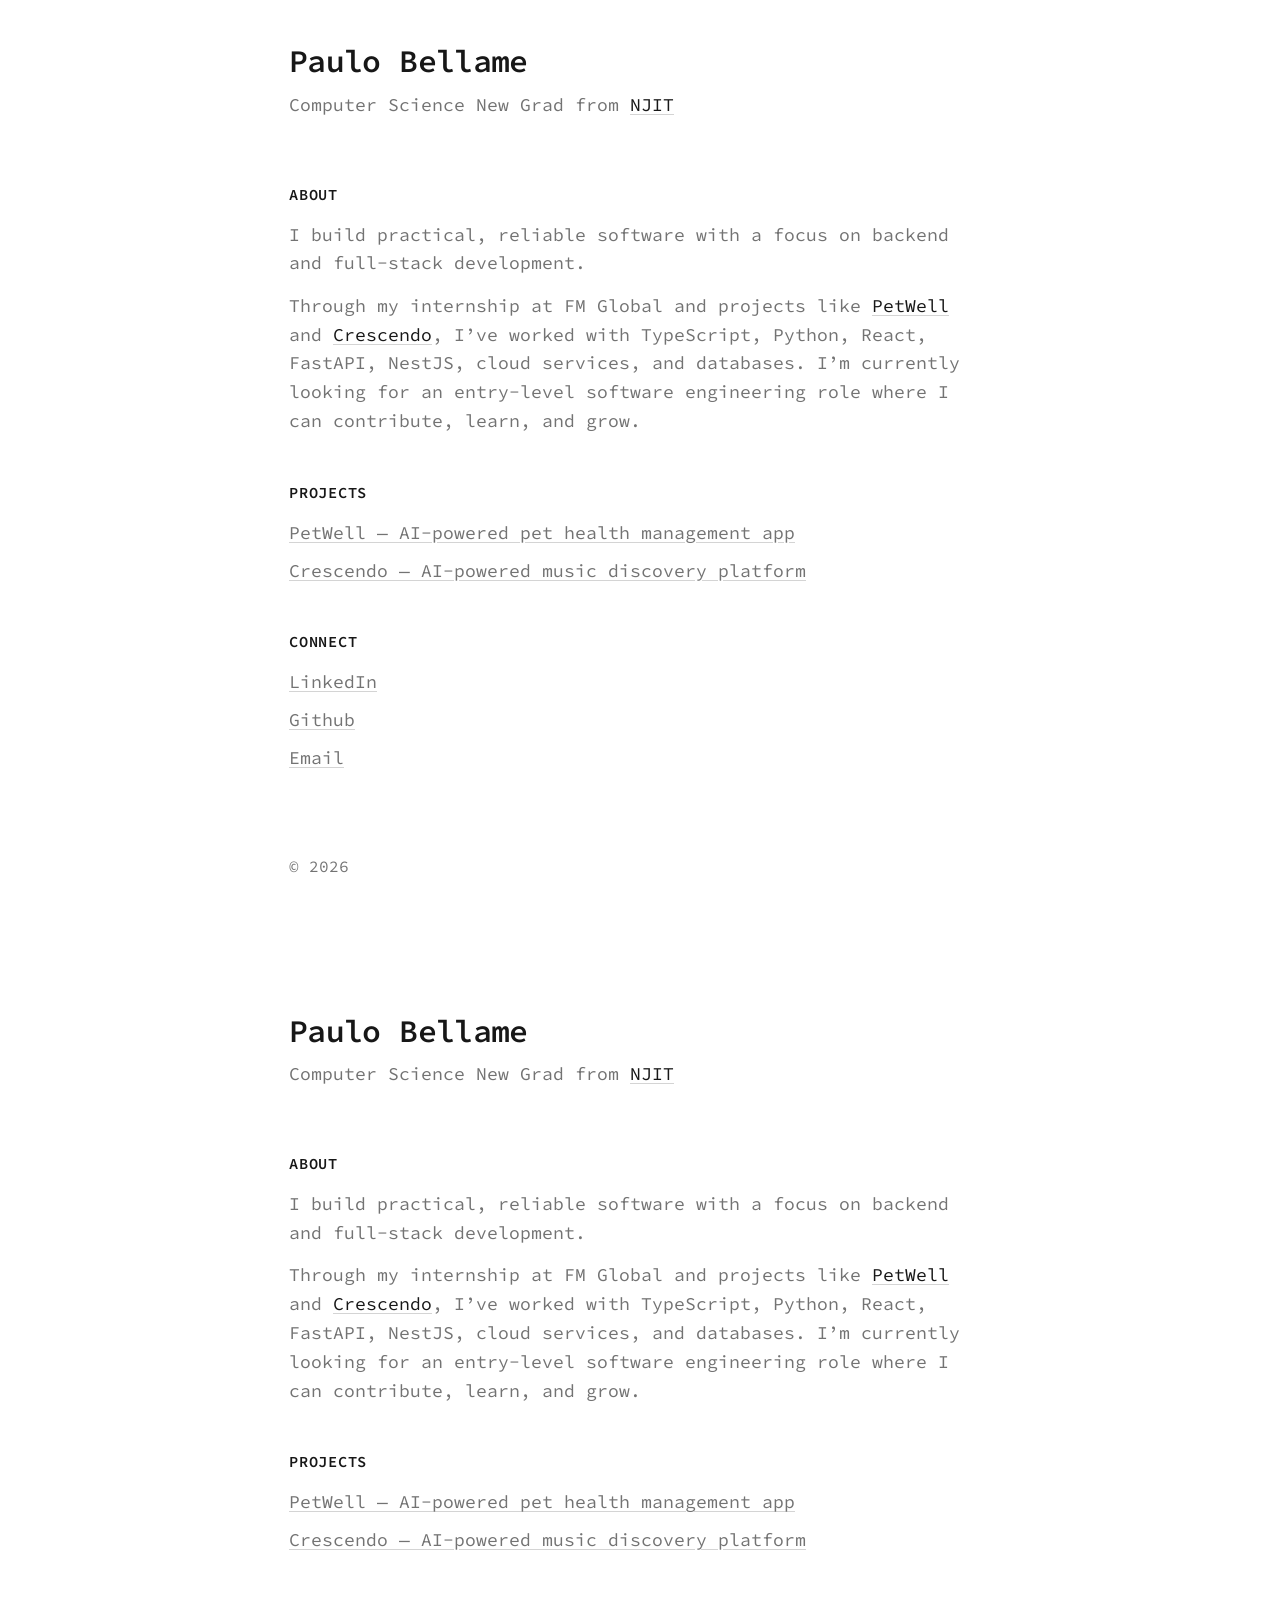
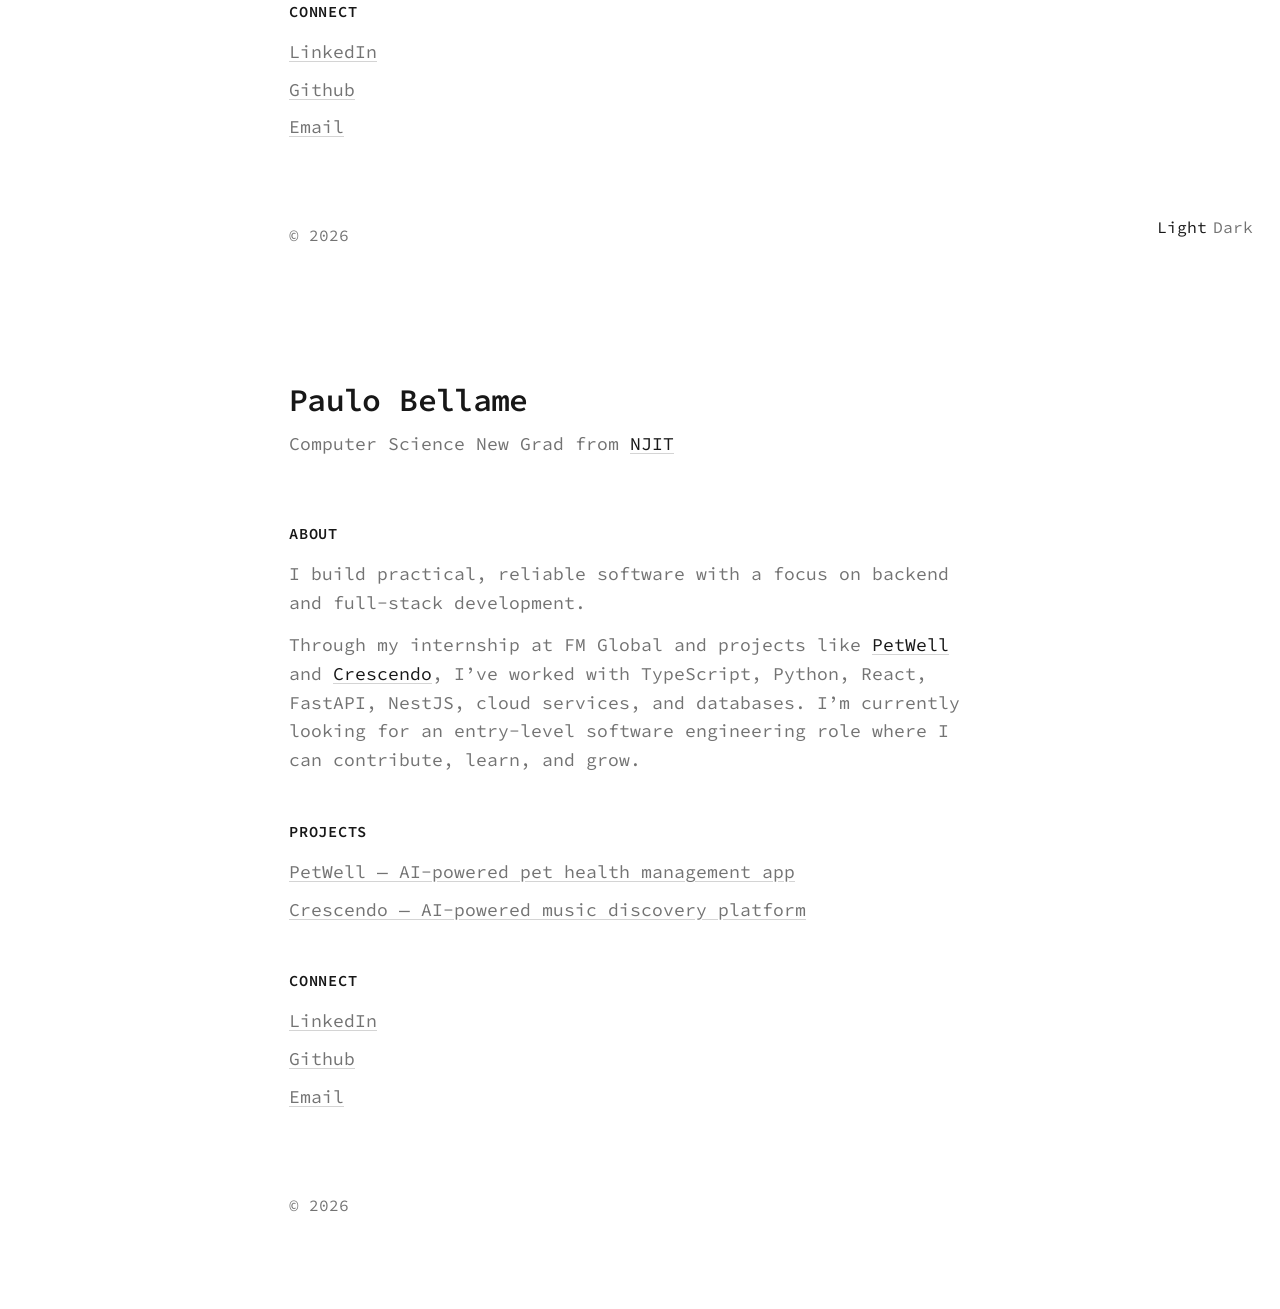
<file: index.html>
<!DOCTYPE html>
<html lang="en">
<head>
  <meta charset="UTF-8" />
  <meta name="viewport" content="width=device-width, initial-scale=1.0" />
  <title>Paulo Bellame — SWE</title>
  <link rel="stylesheet" href="styles.css" />
  <link rel="preconnect" href="https://fonts.googleapis.com">
  <link rel="preconnect" href="https://fonts.gstatic.com" crossorigin>
  <link href="https://fonts.googleapis.com/css2?family=Source+Code+Pro:ital,wght@0,200..900;1,200..900&display=swap" rel="stylesheet">
</head>
<body>
  <div class="scroll-loop">
  <div class="page">
    <main>
      <section class="hero animate-first">
        <h1 class="name"><a href="/">Paulo Bellame</a></h1>
        <p class="role">Computer Science New Grad from <a href="#">NJIT</a></p>
      </section>

      <section class="about animate-second">
        <h2>About</h2>
        <p>
          I build practical, reliable software with a focus on backend and full-stack development.
        </p>
        <p>
          Through my internship at FM Global and projects like <a href="petwell.html">PetWell</a> and <a href="crescendo.html">Crescendo</a>, I&rsquo;ve worked with TypeScript, Python, React, FastAPI, NestJS, cloud services, and databases. I&rsquo;m currently looking for an entry-level software engineering role where I can contribute, learn, and grow.
        </p>
      </section>

      <section class="case-studies animate-third">
        <h2>Projects</h2>
        <ul>
          <li><a href="petwell.html">PetWell — AI-powered pet health management app</a></li>
          <li><a href="crescendo.html">Crescendo — AI-powered music discovery platform</a></li>
        </ul>
      </section>

      <section class="connect animate-fourth">
        <h2>Connect</h2>
        <ul>
          <li><a href="https://www.linkedin.com/in/paulocesar07/">LinkedIn</a></li>
          <li><a href="https://github.com/paulolocesar">Github</a></li>
          <li><a href="mailto:paulocbellame@gmail.com">Email</a></li>
        </ul>
      </section>
    </main>

    <footer class="footer animate-fifth">
      <p>© <span class="year">2026</span></p>
    </footer>
  </div>
  </div>

  <button type="button" class="theme-toggle" aria-label="Toggle light/dark mode">
    <span class="theme-option" data-option="light">Light</span>
    <span class="theme-option" data-option="dark">Dark</span>
  </button>

  <script src="script.js"></script>
</body>
</html>
</file>
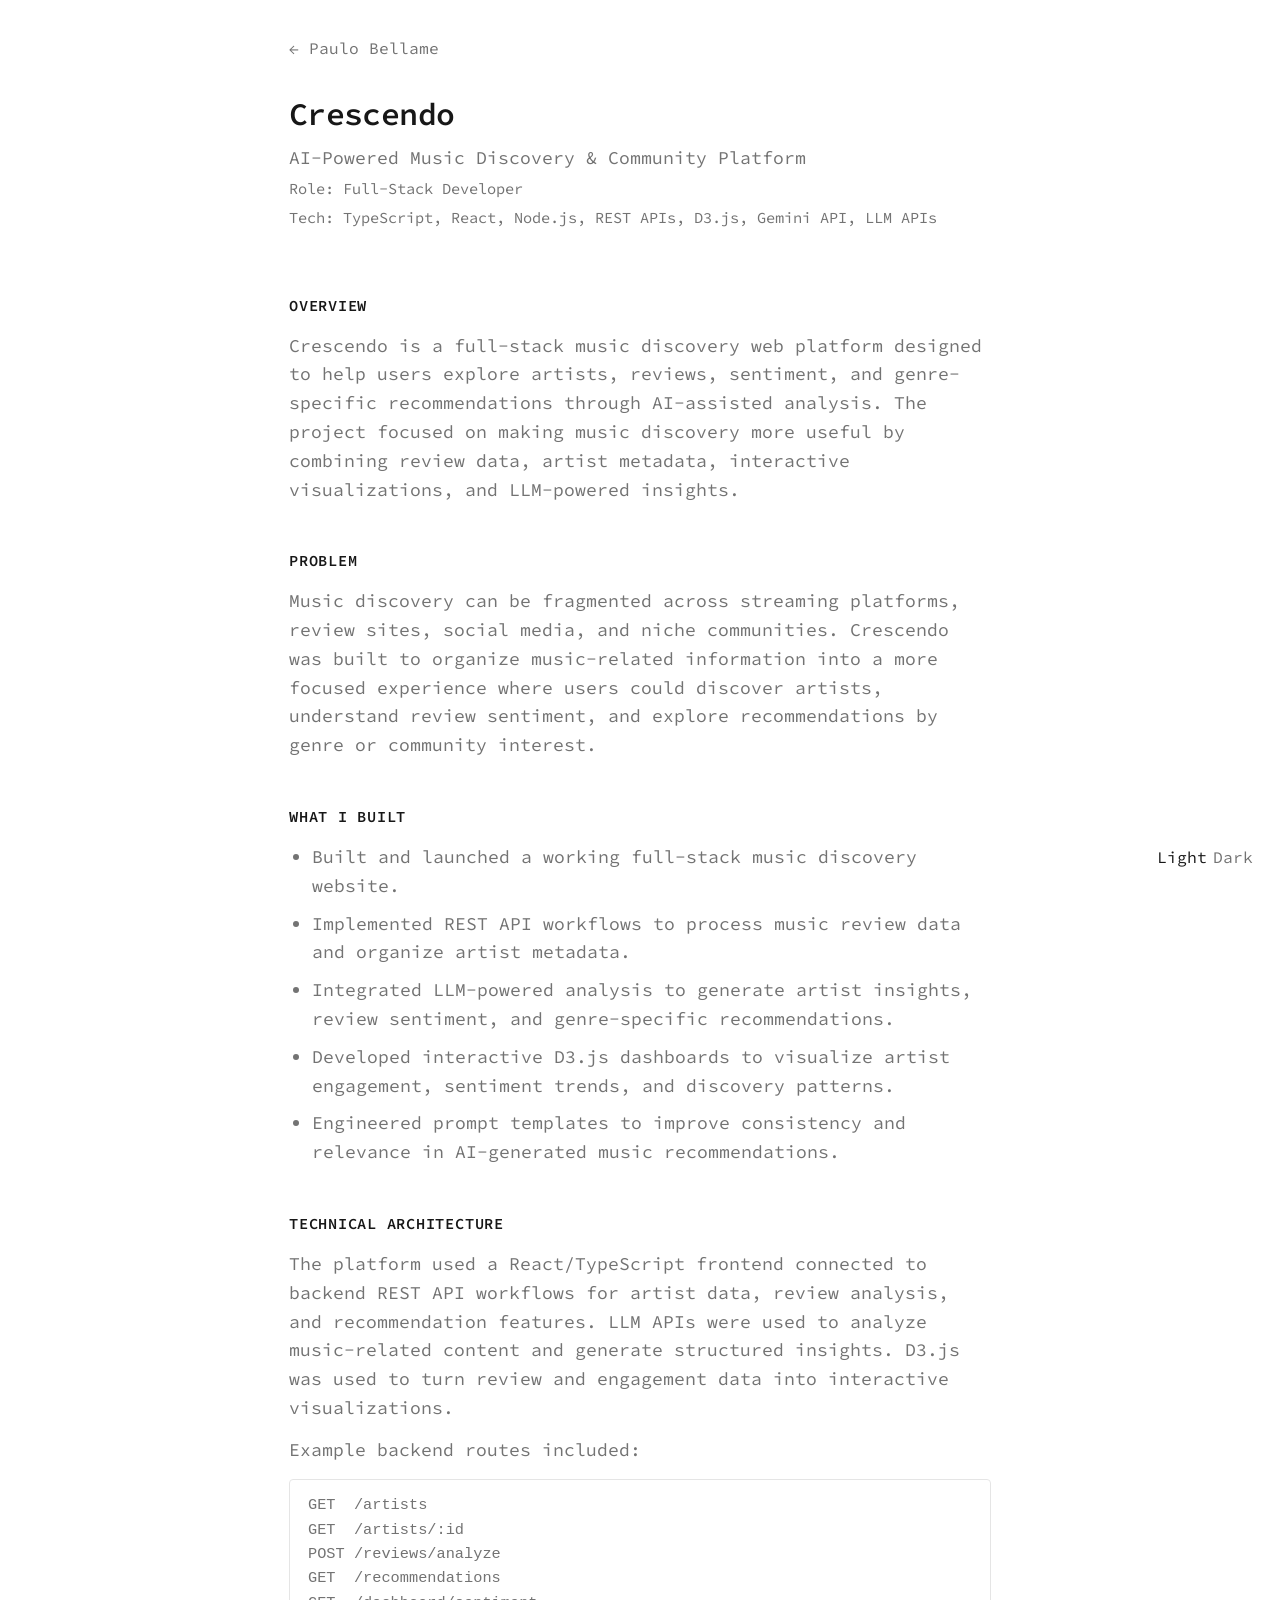
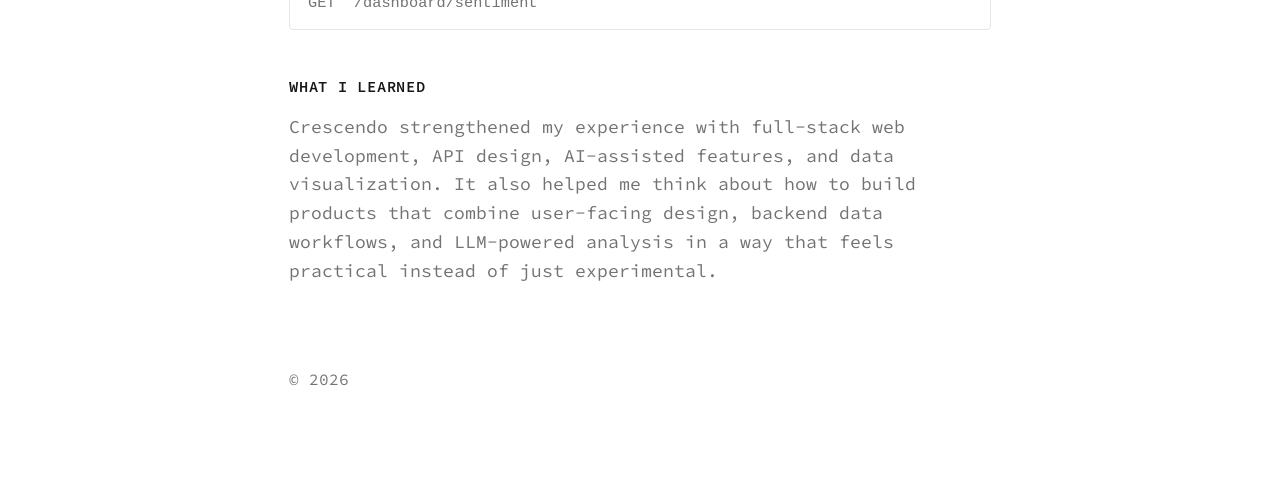
<file: crescendo.html>
<!DOCTYPE html>
<html lang="en">
<head>
  <meta charset="UTF-8" />
  <meta name="viewport" content="width=device-width, initial-scale=1.0" />
  <title>Crescendo — Paulo Bellame</title>
  <link rel="stylesheet" href="styles.css" />
  <link rel="preconnect" href="https://fonts.googleapis.com">
  <link rel="preconnect" href="https://fonts.gstatic.com" crossorigin>
  <link href="https://fonts.googleapis.com/css2?family=Source+Code+Pro:ital,wght@0,200..900;1,200..900&display=swap" rel="stylesheet">
</head>
<body>
  <div class="page case-page">
    <main>
      <section class="hero animate-first">
        <p class="back-link"><a href="index.html">&larr; Paulo Bellame</a></p>
        <h1 class="name">Crescendo</h1>
        <p class="role">AI-Powered Music Discovery &amp; Community Platform</p>
        <p class="meta">Role: Full-Stack Developer</p>
        <p class="meta">Tech: TypeScript, React, Node.js, REST APIs, D3.js, Gemini API, LLM APIs</p>
      </section>

      <section class="animate-second">
        <h2>Overview</h2>
        <p>
          Crescendo is a full-stack music discovery web platform designed to help users explore artists,
          reviews, sentiment, and genre-specific recommendations through AI-assisted analysis. The
          project focused on making music discovery more useful by combining review data, artist
          metadata, interactive visualizations, and LLM-powered insights.
        </p>
      </section>

      <section class="animate-second">
        <h2>Problem</h2>
        <p>
          Music discovery can be fragmented across streaming platforms, review sites, social media, and
          niche communities. Crescendo was built to organize music-related information into a more
          focused experience where users could discover artists, understand review sentiment, and
          explore recommendations by genre or community interest.
        </p>
      </section>

      <section class="animate-third">
        <h2>What I Built</h2>
        <ul class="bullets">
          <li>Built and launched a working full-stack music discovery website.</li>
          <li>Implemented REST API workflows to process music review data and organize artist metadata.</li>
          <li>Integrated LLM-powered analysis to generate artist insights, review sentiment, and genre-specific recommendations.</li>
          <li>Developed interactive D3.js dashboards to visualize artist engagement, sentiment trends, and discovery patterns.</li>
          <li>Engineered prompt templates to improve consistency and relevance in AI-generated music recommendations.</li>
        </ul>
      </section>

      <section class="animate-fourth">
        <h2>Technical Architecture</h2>
        <p>
          The platform used a React/TypeScript frontend connected to backend REST API workflows for
          artist data, review analysis, and recommendation features. LLM APIs were used to analyze
          music-related content and generate structured insights. D3.js was used to turn review and
          engagement data into interactive visualizations.
        </p>
        <p>Example backend routes included:</p>
        <pre class="routes"><code>GET  /artists
GET  /artists/:id
POST /reviews/analyze
GET  /recommendations
GET  /dashboard/sentiment</code></pre>
      </section>

      <section class="animate-fifth">
        <h2>What I Learned</h2>
        <p>
          Crescendo strengthened my experience with full-stack web development, API design, AI-assisted
          features, and data visualization. It also helped me think about how to build products that
          combine user-facing design, backend data workflows, and LLM-powered analysis in a way that
          feels practical instead of just experimental.
        </p>
      </section>
    </main>

    <footer class="footer animate-fifth">
      <p>© <span class="year">2026</span></p>
    </footer>
  </div>

  <button type="button" class="theme-toggle" aria-label="Toggle light/dark mode">
    <span class="theme-option" data-option="light">Light</span>
    <span class="theme-option" data-option="dark">Dark</span>
  </button>

  <script src="script.js"></script>
</body>
</html>
</file>
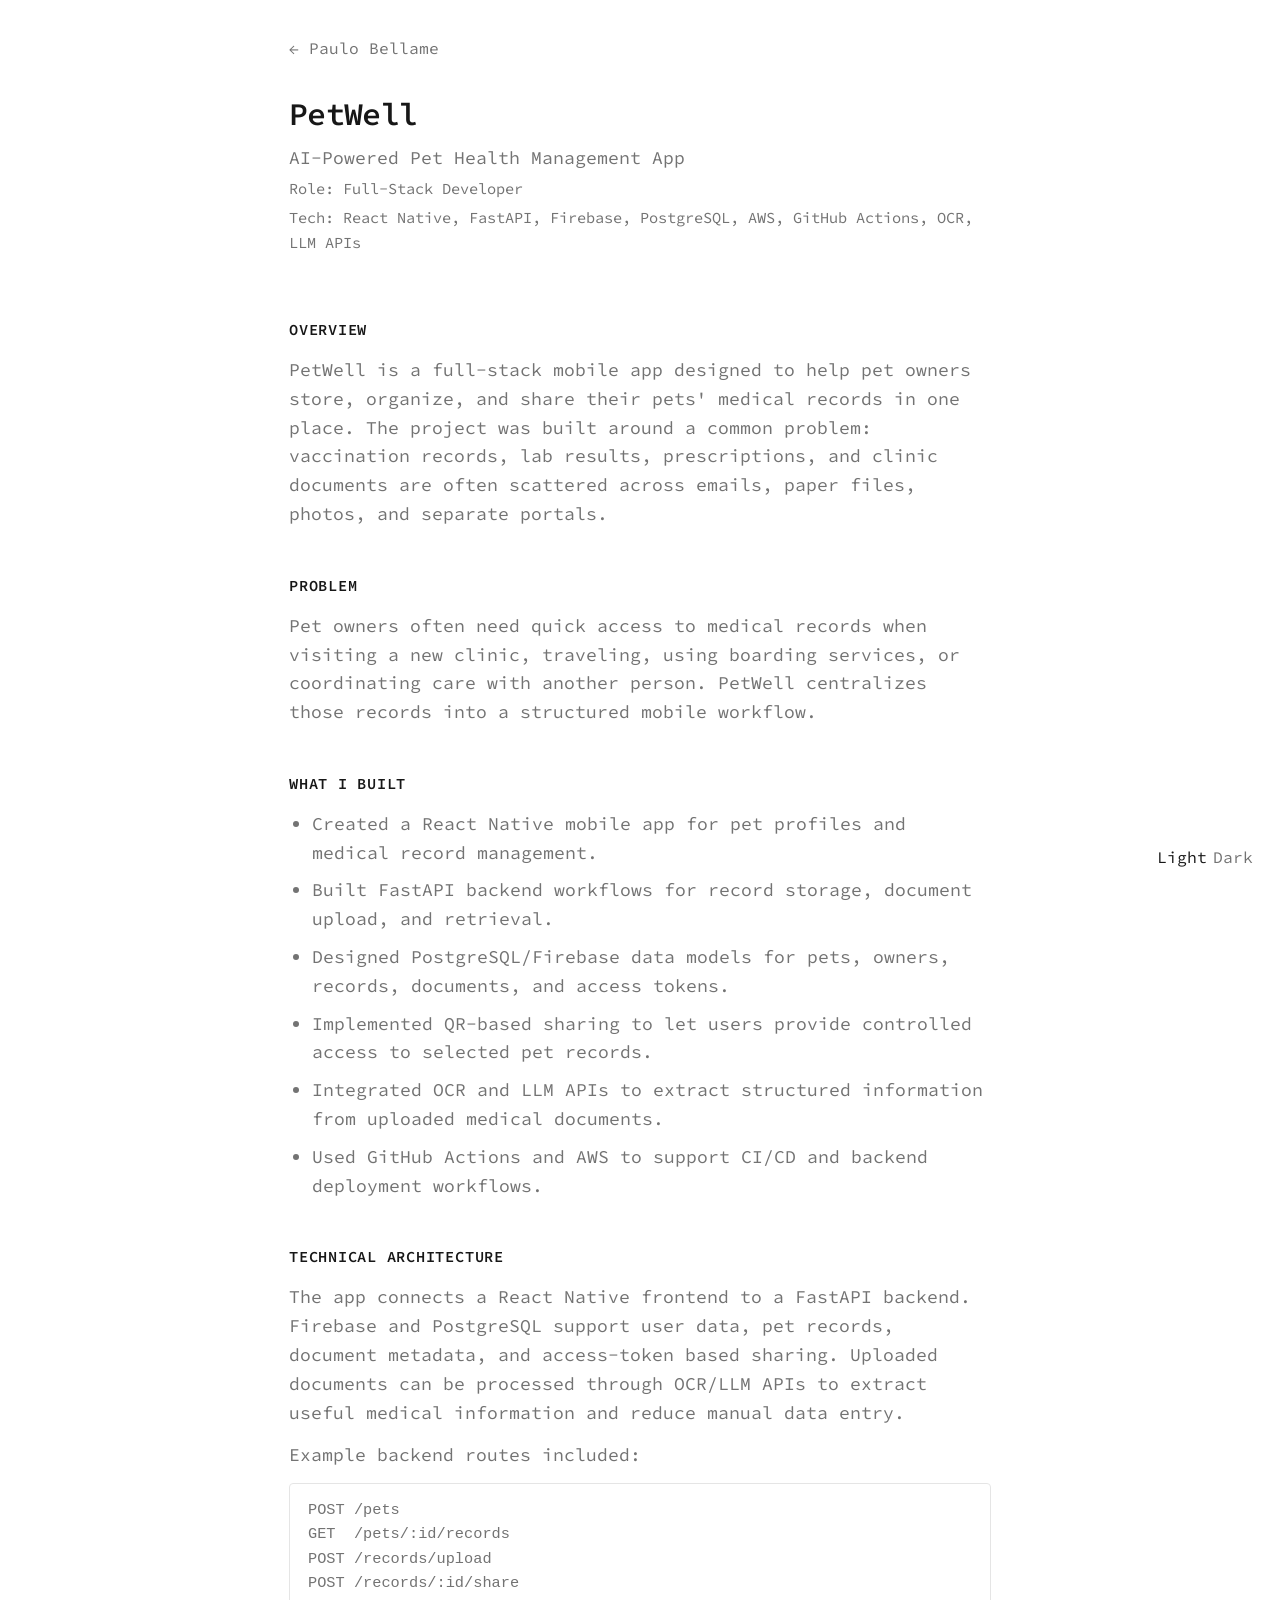
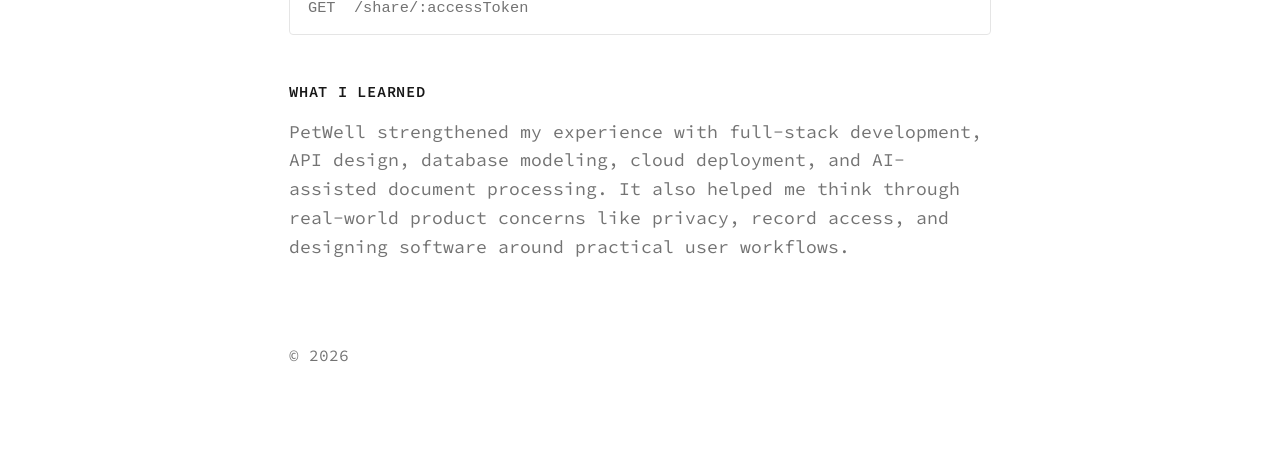
<file: petwell.html>
<!DOCTYPE html>
<html lang="en">
<head>
  <meta charset="UTF-8" />
  <meta name="viewport" content="width=device-width, initial-scale=1.0" />
  <title>PetWell — Paulo Bellame</title>
  <link rel="stylesheet" href="styles.css" />
  <link rel="preconnect" href="https://fonts.googleapis.com">
  <link rel="preconnect" href="https://fonts.gstatic.com" crossorigin>
  <link href="https://fonts.googleapis.com/css2?family=Source+Code+Pro:ital,wght@0,200..900;1,200..900&display=swap" rel="stylesheet">
</head>
<body>
  <div class="page case-page">
    <main>
      <section class="hero animate-first">
        <p class="back-link"><a href="index.html">&larr; Paulo Bellame</a></p>
        <h1 class="name">PetWell</h1>
        <p class="role">AI-Powered Pet Health Management App</p>
        <p class="meta">Role: Full-Stack Developer</p>
        <p class="meta">Tech: React Native, FastAPI, Firebase, PostgreSQL, AWS, GitHub Actions, OCR, LLM APIs</p>
      </section>

      <section class="animate-second">
        <h2>Overview</h2>
        <p>
          PetWell is a full-stack mobile app designed to help pet owners store, organize, and share their
          pets' medical records in one place. The project was built around a common problem: vaccination
          records, lab results, prescriptions, and clinic documents are often scattered across emails,
          paper files, photos, and separate portals.
        </p>
      </section>

      <section class="animate-second">
        <h2>Problem</h2>
        <p>
          Pet owners often need quick access to medical records when visiting a new clinic, traveling,
          using boarding services, or coordinating care with another person. PetWell centralizes those
          records into a structured mobile workflow.
        </p>
      </section>

      <section class="animate-third">
        <h2>What I Built</h2>
        <ul class="bullets">
          <li>Created a React Native mobile app for pet profiles and medical record management.</li>
          <li>Built FastAPI backend workflows for record storage, document upload, and retrieval.</li>
          <li>Designed PostgreSQL/Firebase data models for pets, owners, records, documents, and access tokens.</li>
          <li>Implemented QR-based sharing to let users provide controlled access to selected pet records.</li>
          <li>Integrated OCR and LLM APIs to extract structured information from uploaded medical documents.</li>
          <li>Used GitHub Actions and AWS to support CI/CD and backend deployment workflows.</li>
        </ul>
      </section>

      <section class="animate-fourth">
        <h2>Technical Architecture</h2>
        <p>
          The app connects a React Native frontend to a FastAPI backend. Firebase and PostgreSQL support
          user data, pet records, document metadata, and access-token based sharing. Uploaded documents
          can be processed through OCR/LLM APIs to extract useful medical information and reduce manual
          data entry.
        </p>
        <p>Example backend routes included:</p>
        <pre class="routes"><code>POST /pets
GET  /pets/:id/records
POST /records/upload
POST /records/:id/share
GET  /share/:accessToken</code></pre>
      </section>

      <section class="animate-fifth">
        <h2>What I Learned</h2>
        <p>
          PetWell strengthened my experience with full-stack development, API design, database modeling,
          cloud deployment, and AI-assisted document processing. It also helped me think through
          real-world product concerns like privacy, record access, and designing software around
          practical user workflows.
        </p>
      </section>
    </main>

    <footer class="footer animate-fifth">
      <p>© <span class="year">2026</span></p>
    </footer>
  </div>

  <button type="button" class="theme-toggle" aria-label="Toggle light/dark mode">
    <span class="theme-option" data-option="light">Light</span>
    <span class="theme-option" data-option="dark">Dark</span>
  </button>

  <script src="script.js"></script>
</body>
</html>
</file>
<file: styles.css>
:root {
  --bg: #ffffff;
  --text: #171717;
  --text-muted: #737373;
  --link: #171717;
  --link-underline: #d4d4d4;
  --border: #e5e5e5;
}

[data-theme="dark"] {
  --bg: #171717;
  --text: #fafafa;
  --text-muted: #a3a3a3;
  --link: #fafafa;
  --link-underline: #525252;
  --border: #262626;
}

*,
*::before,
*::after {
  box-sizing: border-box;
}

html {
  font-size: 18px;
  -webkit-font-smoothing: antialiased;
}

body {
  margin: 0;
  font-family: "Source Code Pro", ui-monospace, monospace;
  background: var(--bg);
  color: var(--text);
  line-height: 1.6;
  min-height: 100vh;
}

/* Staggered load animation */
@keyframes fade-up {
  from {
    opacity: 0;
    transform: translateY(10px);
  }
  to {
    opacity: 1;
    transform: translateY(0);
  }
}

.animate-first {
  animation: fade-up 0.5s ease-out forwards;
  opacity: 0;
}

.animate-second {
  animation: fade-up 0.5s ease-out 0.08s forwards;
  opacity: 0;
}

.animate-third {
  animation: fade-up 0.5s ease-out 0.16s forwards;
  opacity: 0;
}

.animate-fourth {
  animation: fade-up 0.5s ease-out 0.24s forwards;
  opacity: 0;
}

.animate-fifth {
  animation: fade-up 0.5s ease-out 0.32s forwards;
  opacity: 0;
}

/* Mobile-first: base = small screens */
.page {
  margin: 0 auto;
  padding: 1.25rem 1rem 4rem;
  max-width: 100%;
}

.theme-toggle {
  position: fixed;
  bottom: 1rem;
  right: 1rem;
  font-family: inherit;
  font-size: 0.875rem;
  background: none;
  border: none;
  cursor: pointer;
  padding: 0.35rem 0;
  display: inline-flex;
  align-items: baseline;
  gap: 0.35rem;
  color: var(--text-muted);
  z-index: 10;
}

.theme-option {
  color: var(--text-muted);
  transition: color 0.2s;
}

.theme-toggle .theme-option[data-option="light"] {
  color: var(--text);
}

.theme-toggle .theme-option[data-option="dark"] {
  color: var(--text-muted);
}

[data-theme="dark"] .theme-toggle .theme-option[data-option="light"] {
  color: var(--text-muted);
}

[data-theme="dark"] .theme-toggle .theme-option[data-option="dark"] {
  color: var(--text);
}

.theme-toggle:hover .theme-option {
  color: var(--text);
}

.hero {
  margin-bottom: 3.5rem;
}

.name {
  font-size: 1.75rem;
  font-weight: 600;
  margin: 0 0 0.25rem;
  letter-spacing: -0.02em;
}

.name a {
  color: inherit;
  text-decoration: none;
}

.name a:hover {
  text-decoration: underline;
  text-underline-offset: 3px;
}

.role {
  margin: 0;
  font-size: 1rem;
  color: var(--text-muted);
}

.role a {
  color: var(--link);
  text-decoration: underline;
  text-underline-offset: 3px;
  text-decoration-color: var(--link-underline);
  transition: text-decoration-color 0.2s;
}

.role a:hover {
  text-decoration-color: var(--text);
}

section {
  margin-bottom: 2.5rem;
}

section h2 {
  font-family: "Source Code Pro", monospace;
  font-optical-sizing: auto;
  font-weight: 600;
  font-style: normal;
  font-size: 0.85rem;
  text-transform: uppercase;
  letter-spacing: 0.05em;
  color: var(--text);
  margin: 0 0 0.75rem;
}

section p {
  margin: 0 0 0.75rem;
  color: var(--text-muted);
}

section p:last-child {
  margin-bottom: 0;
}

section ul {
  list-style: none;
  margin: 0;
  padding: 0;
}

section li {
  margin-bottom: 0.5rem;
}

section li:last-child {
  margin-bottom: 0;
}

section a {
  color: var(--link);
  text-decoration: underline;
  text-underline-offset: 3px;
  text-decoration-color: var(--link-underline);
  transition: text-decoration-color 0.2s;
}

section a:hover {
  text-decoration-color: var(--text);
}

.case-studies a {
  color: var(--text-muted);
}

.case-studies a:hover {
  color: var(--text);
}

.connect a {
  color: var(--text-muted);
}

.connect a:hover {
  color: var(--text);
}

/* Case study pages */
.back-link {
  margin: 0 0 1.5rem;
  font-size: 0.9rem;
}

.back-link a {
  color: var(--text-muted);
  text-decoration: none;
}

.back-link a:hover {
  color: var(--text);
}

.case-page .meta {
  margin: 0.25rem 0 0;
  font-size: 0.85rem;
  color: var(--text-muted);
}

.case-page .bullets {
  list-style: disc;
  padding-left: 1.25rem;
  color: var(--text-muted);
}

.case-page .routes {
  margin: 0;
  padding: 0.75rem 1rem;
  border: 1px solid var(--border);
  border-radius: 4px;
  overflow-x: auto;
  font-size: 0.85rem;
  color: var(--text-muted);
}

.case-page .routes code {
  font-family: inherit;
}

.footer {
  padding-top: 2rem;
}

.footer p {
  margin: 0;
  font-size: 0.9rem;
  color: var(--text-muted);
}

/* Desktop: enhance from mobile base */
@media (min-width: 640px) {
  .page {
    max-width: 42rem;
    padding: 2rem 1.5rem 5rem;
  }

  .theme-toggle {
    bottom: 1.5rem;
    right: 1.5rem;
    font-size: 0.9rem;
  }
}
</file>
